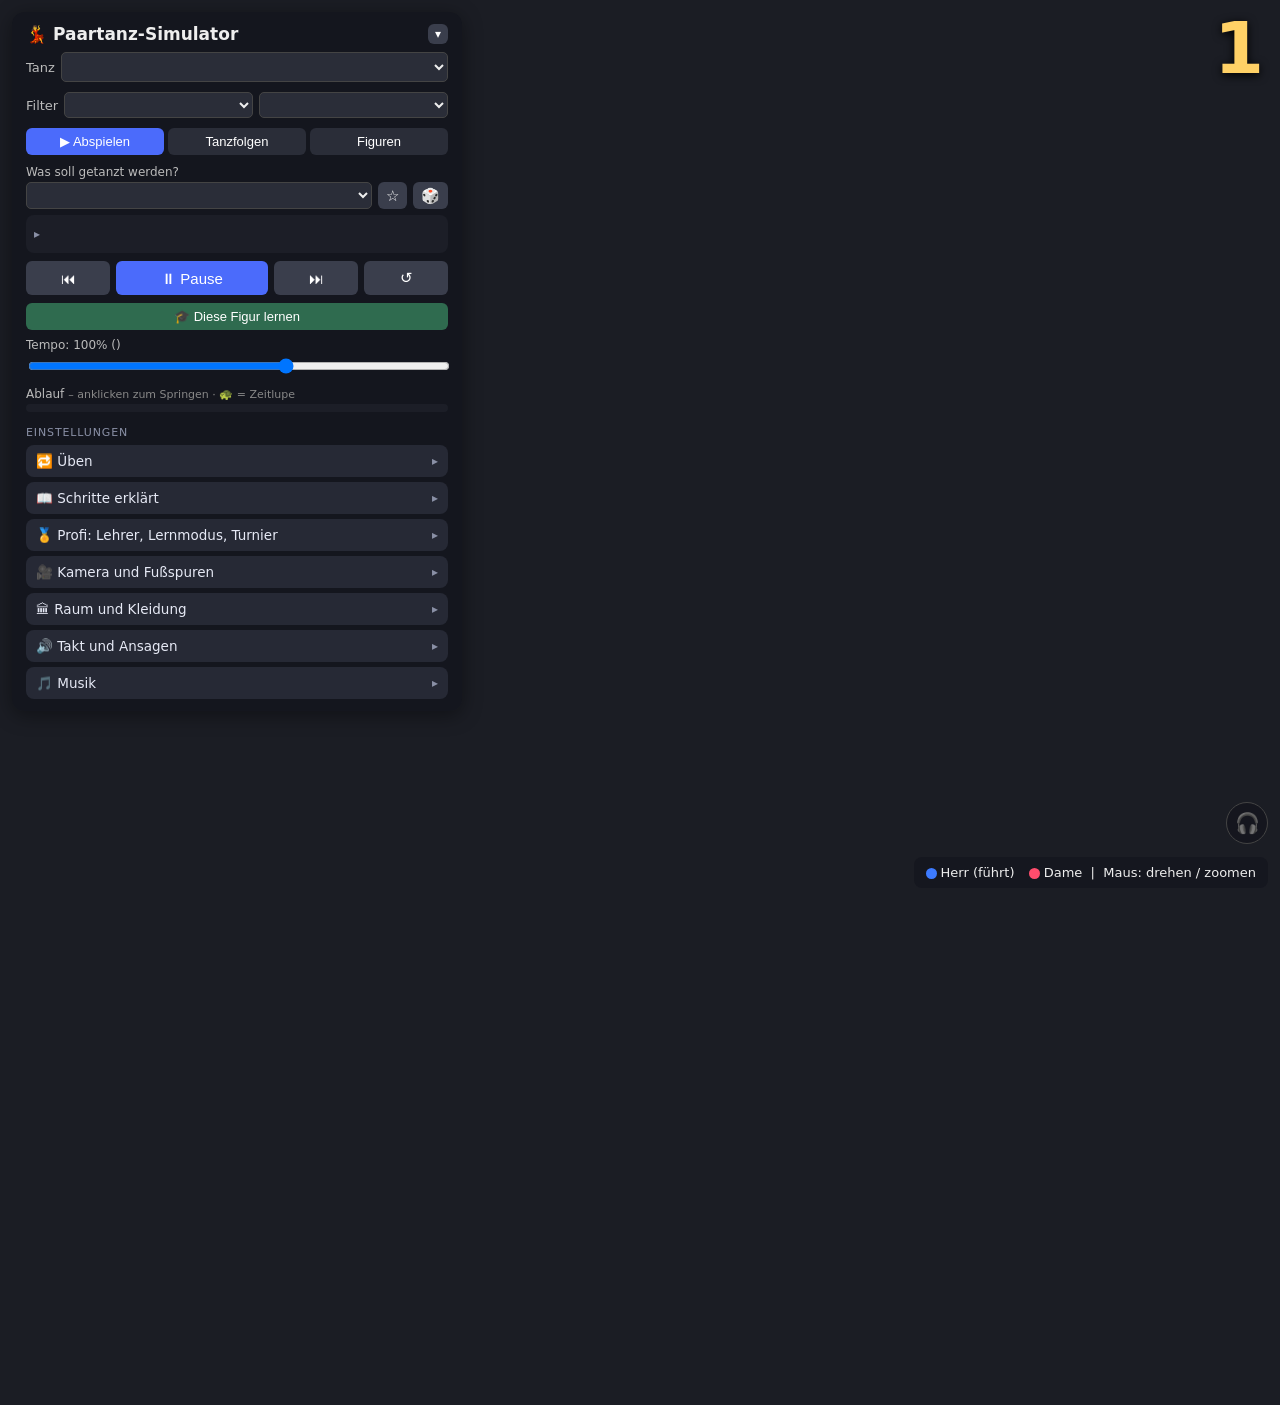
<file: index.html>
<!DOCTYPE html>
<html lang="de">
<head>
<meta charset="UTF-8">
<title>Paartanz-Simulator</title>
<meta http-equiv="refresh" content="0; url=tanzsimulator.html">
</head>
<body style="background:#1b1d24;color:#eee;font-family:system-ui,sans-serif">
<p>Weiter zum <a href="tanzsimulator.html" style="color:#9fb4ff">Paartanz-Simulator</a> …</p>
</body>
</html>
</file>
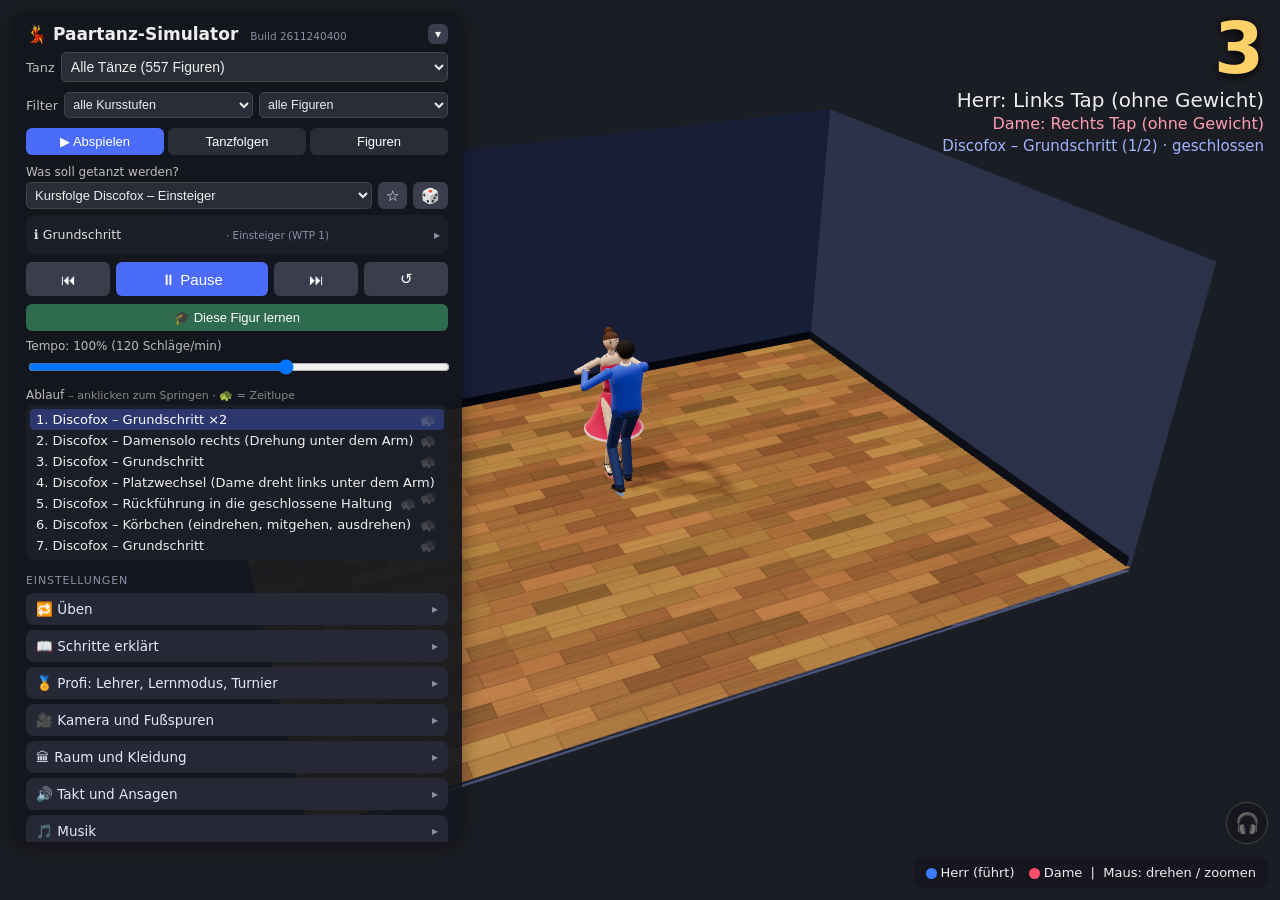
<file: tanzsimulator.html>
<!DOCTYPE html>
<html lang="de">
<head>
<meta charset="UTF-8">
<title>Paartanz-Simulator 3D – mit eigenen Tanzfolgen</title>
<meta name="viewport" content="width=device-width,initial-scale=1">
<link rel="manifest" href="manifest.webmanifest">
<meta name="theme-color" content="#1b1d24">
<link rel="icon" href="icon-192.png">
<link rel="apple-touch-icon" href="icon-192.png">
<link rel="stylesheet" href="tanzsimulator.css?v=2611240400">
</head>
<body>
<div id="ui">
  <h1><span>💃 Paartanz-Simulator <small id="build" title="Buildnummer: Datum und Uhrzeit dieser Version"></small></span> <button id="minBtn" class="mini sec" title="Menü ein- und ausklappen">▾</button></h1>
  <div class="row dance"><span>Tanz</span><select id="danceSel" title="Zeigt in allen Listen nur Figuren und Tanzfolgen dieses Tanzes"></select></div>
  <div class="row dance filt"><span>Filter</span><select id="stufeSel" title="Kursstufe: zeigt nur Figuren bis zu dieser Stufe (Orientierung an üblichen Tanzschulkursen)"></select><select id="artSel" title="Figurentyp oder Haltung, in der die Figur beginnt"></select></div>
  <div class="tabs">
    <button data-tab="play" class="on">▶ Abspielen</button>
    <button data-tab="seq">Tanzfolgen</button>
    <button data-tab="fig">Figuren</button>
  </div>

  <!-- ABSPIELEN -->
  <div class="panel on" id="p-play">
    <label>Was soll getanzt werden?</label>
    <div class="row" style="margin-top:0"><select id="source" style="flex:1;min-width:0"></select><button id="favBtn" class="mini sec" title="Als Favorit merken – Favoriten stehen in der Liste ganz oben">☆</button><button id="randBtn" class="mini sec" title="Zufallsfolge: stellt aus den Figuren dieses Tanzes (bis zur gewählten Stufe) eine gültige Folge zusammen – Einstellungen unter „Tanzfolgen“">🎲</button></div>
    <details id="figInfo" class="figinfo"><summary></summary><div></div></details>
    <div class="row transport">
      <button id="backbtn" class="sec" title="einen Schritt zurück">⏮</button>
      <button id="play" style="flex:2">⏸ Pause</button>
      <button id="stepbtn" class="sec" title="einen Schritt weiter">⏭</button>
      <button id="reset" class="sec" title="von vorn beginnen">↺</button>
    </div>
    <div class="row"><button id="learnBtn" title="Die aktuelle Figur in fünf Stufen lernen: erst Schritt für Schritt allein, dann langsam zu zweit, dann im Tempo">🎓 Diese Figur lernen</button></div>
    <label>Tempo: <span id="speedv">100</span>% (<span id="bpmv"></span>)</label>
    <input type="range" id="speed" min="20" max="150" value="100">
    <label>Ablauf <small>– anklicken zum Springen · 🐢 = Zeitlupe</small></label>
    <div class="seqlist" id="seqlist"></div>

    <div class="grp">Einstellungen</div>
    <details name="menu">
      <summary>🔁 Üben</summary>
      <div class="chk"><input type="checkbox" id="loopFig"><span>Aktuelle Figur wiederholen</span></div>
      <div class="chk"><input type="checkbox" id="trainer"><span>Tempo-Trainer: bei 60 % beginnen, jede Runde 10 % schneller</span></div>
      <div class="chk"><input type="checkbox" id="mirror"><span>Spiegelbild (zum Mittanzen vor dem Bildschirm)</span></div>
      <div class="chk"><input type="checkbox" id="tips" checked><span>Führungshinweise einblenden</span></div>
      <label>Wer ist zu sehen?</label>
      <select id="show" class="full"><option value="HD">Herr und Dame</option><option value="H">nur Herr (Dame durchsichtig)</option><option value="D">nur Dame (Herr durchsichtig)</option></select>
    </details>
    <details name="menu">
      <summary>📖 Schritte erklärt</summary>
      <div id="explain"></div>
      <div class="chk"><input type="checkbox" id="techOn"><span>Technikdaten einblenden (Fußtechnik, Heben, CBM, Sway, Ausrichtung)</span></div>
      <div id="techBox"></div>
      <div class="row"><button id="readH" class="sec">🔊 Herr vorlesen</button><button id="readD" class="sec">🔊 Dame vorlesen</button></div>
      <div class="row"><button id="printBtn" class="sec">🖨 Schrittplan zum Ausdrucken</button></div>
    </details>
    <details name="menu">
      <summary>🏅 Profi: Lehrer, Lernmodus, Turnier</summary>
      <div class="row"><button id="lehrerBtn" class="sec" title="Beschreibung, Technik, typische Fehler und Hinweise zur aktuellen Figur">👩‍🏫 Tanzlehrer-Ansicht</button><button id="profiBtn" class="sec" title="Stopp nach jedem Schritt, belasteter Fuß und nächster Schritt werden markiert">🎯 Profi-Lernmodus</button></div>
      <div class="chk"><input type="checkbox" id="turnierOn"><span>Turniermodus: Tanzrichtung, Ausrichtung, Ecken und Raumaufteilung</span></div>
      <div class="row"><button id="qualBtn" class="sec" title="Prüft Startfuß, Endfuß, Gewichtswechsel, Takt und Anschlussfähigkeit aller Figuren des gewählten Tanzes">🔍 Figuren-Qualitätsprüfung</button></div>
      <div id="qualOut" class="info"></div>
    </details>
    <details name="menu">
      <summary>🎥 Kamera und Fußspuren</summary>
      <label>Kamera</label>
      <select id="cam" class="full"><option value="frei">Übersicht (mit der Maus drehbar)</option><option value="folgen">folgt dem Paar</option><option value="oben">von oben</option><option value="herr">hinter dem Herrn</option><option value="dame">hinter der Dame</option><option value="ichH">aus den Augen des Herrn</option><option value="ichD">aus den Augen der Dame</option></select>
      <label>Schritte am Boden</label>
      <div class="row" style="margin-top:0">
        <select id="prints" style="flex:3"><option value="spur">Fußspur</option><option value="diagramm">Schrittdiagramm der Figur (nummeriert)</option><option value="aus">aus</option></select>
        <select id="printWho" style="flex:2"><option value="HD">Herr und Dame</option><option value="H">nur Herr</option><option value="D">nur Dame</option></select>
      </div>
    </details>
    <details name="menu">
      <summary>🏛 Raum und Kleidung</summary>
      <label>Raum</label>
      <select id="ambiente" class="full" title="Ballsaal: gedämpftes Licht, Scheinwerfer, Kronleuchter und Spiegelwand"><option value="schule">Übungsraum (hell)</option><option value="saal">Unsere Tanzschule (Saal)</option><option value="ball">Ballsaal (Scheinwerfer, Spiegelwand)</option></select>
      <div class="row" style="margin-top:0">
        <div style="flex:3"><label>Tanzfläche</label><select id="room" class="full"><option value="5x4">klein (5 × 4 m)</option><option value="8x6" selected>mittel (8 × 6 m)</option><option value="12x9">groß (12 × 9 m)</option></select></div>
        <div style="flex:2"><label>Paare</label><select id="pairsN" class="full" title="Weitere Paare tanzen dieselbe Folge an anderer Stelle"><option value="1">1 Paar</option><option value="2">2 Paare</option><option value="3">3 Paare</option></select></div>
      </div>
      <div class="chk"><input type="checkbox" id="wandOn" checked><span>An der Wand entlang in Tanzrichtung (Walzer, Tango, Slowfox, Quickstep, Foxtrott …)</span></div>
      <label>Start des Herrn</label>
      <select id="wandStart" class="full" title="Wo der Herr am Anfang hinschaut; das Paar beginnt an der langen Seite der Fläche"><option value="W">mit Blick zur Wand</option><option value="DW">diagonal zur Wand</option><option value="LOD">in Tanzrichtung</option></select>
      <label>Kleidung</label>
      <select id="outfit" class="full"><option value="auto">passend zum Tanz</option><option value="standard">Standard: Anzug und langes Ballkleid</option><option value="latein">Latein: Hemd und kurzes Kleid</option><option value="freizeit">Freizeit: Hemd, Jeans und Sommerkleid</option></select>
      <div class="row" style="align-items:center;font-size:12px;color:#bbb">
        <span>Herr</span><input type="color" id="colH" value="#2f5fd0" style="flex:1;height:26px;padding:1px">
        <span>Dame</span><input type="color" id="colD" value="#e8365a" style="flex:1;height:26px;padding:1px">
      </div>
      <div class="chk"><input type="checkbox" id="gloss" checked><span>Spiegelndes Parkett (nur bei Grafik „hoch“)</span></div>
      <label>Grafik <small id="gfxInfo"></small></label>
      <select id="gfx" class="full" title="Niedriger = flüssiger auf schwächeren Rechnern"><option value="auto">automatisch (passt sich dem Rechner an)</option><option value="hoch">hoch (Spiegelung, weiche Schatten)</option><option value="mittel">mittel (einfache Schatten)</option><option value="niedrig">niedrig (ohne Schatten, am schnellsten)</option></select>
    </details>
    <details name="menu">
      <summary>🔊 Takt und Ansagen</summary>
      <div class="chk"><input type="checkbox" id="tick" checked><span>Takt hörbar (Metronom, die „1“ betont)</span></div>
      <div class="chk"><input type="checkbox" id="groove"><span>Übungsmusik: Rhythmus passend zum Tanz</span></div>
      <div class="chk"><input type="checkbox" id="countIn"><span>Einzählen vor dem Start („fünf, sechs, sieben, acht“)</span></div>
      <div class="chk"><input type="checkbox" id="sayCount"><span>Zählzeiten mitsprechen (eins, zwei … / lang, schnell)</span></div>
      <div class="chk"><input type="checkbox" id="say"><span>Figuren ansagen (kurz vor dem Wechsel)</span></div>
    </details>
    <details name="menu">
      <summary>🎵 Musik</summary>
      <div class="row" style="margin-top:6px">
        <button id="musicBtn" class="sec">🎵 Musikdatei wählen</button>
        <button id="musicOff" class="mini del" title="Musik entfernen">✕</button>
        <input type="file" id="musicFile" accept="audio/*" style="display:none">
      </div>
      <div class="row">
        <input id="musicBpm" type="number" min="40" max="260" step="0.1" placeholder="Schläge/min der Musik" style="flex:1;min-width:0">
        <button id="tapBtn" class="sec" style="flex:1">Tempo tippen</button>
      </div>
      <div class="row"><button id="oneBtn" class="sec" title="Im richtigen Moment drücken: Der Tanz springt auf die nächste Eins, bei Musik wird der Schlag dorthin gelegt">Hier ist die „1“ (im Takt drücken)</button></div>
      <div id="musicFit"></div>
      <div class="info" id="musicInfo">Musikdatei wählen – das Paar tanzt dann im Tempo der Musik. Der Tempo-Regler macht Musik und Tanz gemeinsam langsamer oder schneller.</div>
      <div class="row"><button class="sec" onclick="document.getElementById('streamBtn').click()">🎧 Spotify-Player ein-/ausblenden</button></div>
    </details>
  </div>

  <!-- TANZFOLGEN -->
  <div class="panel" id="p-seq">
    <details class="help"><summary>ℹ So geht’s</summary><div class="info">Eine Tanzfolge ist eine Kette von Figuren, z.&nbsp;B. so, wie du sie in der Tanzschule gelernt hast. Jede Figur muss mit dem Fuß beginnen, der gerade frei ist: ⚠ zeigt, wo das nicht passt – auch in der Auswahlliste. Zum Umsortieren die Zeile am Griff ⠿ ziehen. „Link zum Teilen“ kopiert eine Adresse, die genau diese Tanzfolge enthält (mit deinen eigenen Figuren darin) – der Tanzpartner öffnet sie einfach im Browser. „Exportieren“ speichert alle eigenen Figuren und Tanzfolgen als Datei.</div></details>
    <details class="gen" name="gen">
      <summary>🎲 Folge automatisch erstellen</summary>
      <div class="row" style="margin-top:6px">
        <div style="flex:1"><label>Figuren</label><select id="genLen" class="full"><option>4</option><option>6</option><option selected>8</option><option>12</option><option>16</option></select></div>
        <div style="flex:2"><label>Kursstufe bis</label><select id="genStufe" class="full"></select></div>
      </div>
      <label>Beginnen mit</label><select id="genStart" class="full"></select>
      <label>Enden mit</label><select id="genEnde" class="full"></select>
      <div class="chk"><input type="checkbox" id="genZu" checked><span>Am Ende zurück in die Grundhaltung</span></div>
      <div class="chk"><input type="checkbox" id="genWdh"><span>Gleiche Figur direkt hintereinander erlauben</span></div>
      <div class="row"><button id="genBtn">🎲 Folge erstellen</button></div>
      <label>Oder fertig nach Medaillenstufe (mit Technik und Tanzrichtung)</label>
      <div class="row" style="margin-top:0"><button class="sec genSt" data-st="2">Bronze</button><button class="sec genSt" data-st="3">Silber</button><button class="sec genSt" data-st="4">Gold</button><button class="sec genSt" data-st="5">Goldstar</button></div>
      <div id="genOut" class="info"></div>
      <div class="info">Es werden nur Übergänge verwendet, bei denen Fuß und Haltung passen. Danach wird die ganze Folge durchgetanzt und auf falsche Füße und den Rand der Tanzfläche geprüft.</div>
    </details>
    <label>Gespeicherte Tanzfolgen</label>
    <div class="row" style="margin-top:0">
      <select id="seqSel" style="flex:3"></select>
      <button id="seqNew" class="mini sec">+ Neu</button>
      <button id="seqDel" class="mini del">🗑</button>
    </div>
    <hr>
    <label>Name</label><input id="seqName" class="full">
    <label>Grundtempo (Schläge pro Minute)</label><input id="seqBpm" type="number" min="30" max="220" class="full">
    <label>Figuren in Reihenfolge (× = Wiederholungen)</label>
    <div id="seqItems"></div>
    <div class="row"><button id="seqAdd" class="sec">+ Figur anhängen</button></div>
    <div class="row">
      <button id="seqPlay">▶ Ausprobieren</button>
      <button id="seqSave">💾 Speichern</button>
    </div>
    <hr>
    <div class="row">
      <button id="shareBtn" class="sec">🔗 Link zum Teilen</button>
      <button id="exportBtn" class="sec">⬇ Exportieren</button>
      <button id="importBtn" class="sec">⬆ Importieren</button>
      <input type="file" id="importFile" accept=".json" style="display:none">
    </div>
  </div>

  <!-- FIGUREN -->
  <div class="panel" id="p-fig">
    <details class="help"><summary>ℹ So geht’s</summary><div class="info">Hier legst du eigene Figuren Schritt für Schritt an. Ohne eigene Schritte tanzt die Dame gegengleich und wird geführt; für Solodrehungen, Platzwechsel usw. bekommt sie eigene Schritte. Vorgegebene Figuren kannst du als Kopie bearbeiten.</div></details>
    <label>Figur</label>
    <div class="row" style="margin-top:0">
      <select id="figSel" style="flex:3"></select>
      <button id="figNew" class="mini sec">+ Neu</button>
      <button id="figDel" class="mini del">🗑</button>
    </div>
    <hr>
    <label>Name</label><input id="figName" class="full">
    <div class="row" style="margin-top:0">
      <div style="flex:2"><label>Tanz</label><input id="figDance" class="full"></div>
      <div style="flex:1"><label>Tempo</label><input id="figBpm" type="number" min="30" max="220" class="full"></div>
    </div>
    <div class="row"><button id="guiBtn">🖊 Grafischer Editor (Schritte mit der Maus setzen)</button></div>
    <div class="chk"><input type="checkbox" id="figOwn"><span>Dame tanzt eigene Schritte (sonst gegengleich)</span></div>
    <div class="tabs" id="whoTabs" style="margin:8px 0 0"><button data-who="H" class="on">Schritte Herr</button><button data-who="D">Schritte Dame</button></div>
    <table id="figTable">
      <thead><tr><th>Fuß</th><th>Richtung</th><th>cm</th><th>Dreh°</th><th>Schl.</th><th>Zähl.</th><th class="hc">Haltung</th><th></th></tr></thead>
      <tbody id="figSteps"></tbody>
    </table>
    <div class="row"><button id="figAddStep" class="sec">+ Schritt</button></div>
    <div class="info" id="figSum"></div>
    <div class="info" id="figQual"></div>
    <details class="help"><summary>ℹ Was bedeuten die Spalten?</summary><div class="info">
      <b>cm</b> = Schrittlänge · <b>Dreh°</b> = Drehung dieses Tänzers (+ links, − rechts). Die Richtung gilt aus dem Blick <i>vor</i> der Drehung, gedreht wird auf dem gesetzten Fuß (2 × „vor“ mit −180° = ganze Rechtsdrehung). · <b>Schl.</b> = Dauer in Schlägen (0,5 = „&amp;“) · <b>Zähl.</b> = Anzeige (1, 2, 3, Q, S, &amp; …).<br>
      <b>Haltung</b> gilt ab diesem Schritt: geschlossen, Promenade, beide Hände, eine Hand, Arm hoch (für Drehungen unter dem Arm), ohne Fassung.<br>
      „Seitlich über Kreuz“ = der Fuß kreuzt vor bzw. hinter dem Standbein zur anderen Seite (New Yorker, Promenade, Hand to Hand). „Platz“ = Gewicht auf diesen Fuß, ohne ihn zu bewegen. „Tap“ = antippen ohne Gewicht – der nächste Schritt kommt mit demselben Fuß. „Pause“ = stehen bleiben.<br>
      Der <b>Tanz</b>-Name bestimmt den Bewegungsstil: Walzer/Foxtrott mit Heben und Senken, Tango flach und tief, Cha-Cha/Rumba/Salsa mit Hüfte, Jive/Samba federnd.
    </div></details>
    <div class="row">
      <button id="figPlay">▶ Ausprobieren</button>
      <button id="figSave">💾 Speichern</button>
    </div>
  </div>
</div>

<!-- Grafischer Figuren-Editor (Vollbild) -->
<div id="gui">
  <div class="gbar">
    <b>🖊 Figuren-Editor</b><span id="guiName"></span><span class="gsp"></span>
    <label class="chk"><input type="checkbox" id="guiOwn"><span>Dame tanzt eigene Schritte</span></label>
    <div class="tabs"><button id="guiH" class="on">Schritte Herr</button><button id="guiD">Schritte Dame</button></div>
    <button id="guiPlay">▶ Ausprobieren</button><button id="guiSave">💾 Speichern</button><button id="guiClose" class="sec">✕ Schließen</button>
  </div>
  <div class="gmain"><canvas id="plan"></canvas><div id="guiSide"></div></div>
</div>

<!-- Lernmodus -->
<div id="learn" hidden>
  <div class="lhead"><b id="learnTitle"></b><button id="learnEnd" class="mini sec" title="Lernmodus beenden">✕</button></div>
  <div class="ldots" id="learnDots"></div>
  <div id="learnText"></div>
  <div id="learnStep"></div>
  <div class="row"><span class="lrole">Ich tanze:</span><button id="learnH" class="sec">Herr</button><button id="learnD" class="sec">Dame</button></div>
  <div class="row"><button id="learnBack" class="sec">◀ Stufe zurück</button><button id="learnNextStep">Nächster Schritt ⏭</button><button id="learnNext">Stufe weiter ▶</button></div>
</div>

<!-- Tanzlehrer-Ansicht -->
<div id="lehrer" hidden>
  <div class="lhead"><b id="lehrerTitel"></b><button id="lehrerZu" class="mini sec" title="Schließen">✕</button></div>
  <div id="lehrerInhalt"></div>
  <div class="row"><button id="lehrerUnterricht">▶ Unterrichtsmodus starten</button></div>
</div>
<!-- Profi-Lernmodus -->
<div id="profi" hidden>
  <div class="lhead"><b id="proTitel"></b><button id="proZu" class="mini sec" title="Beenden">✕</button></div>
  <div id="proSchritt"></div>
  <div id="proInfo"></div>
  <div class="row"><span class="lrole">Ich tanze:</span><button id="proH" class="sec">Herr</button><button id="proD" class="sec">Dame</button>
    <select id="proAuto" title="Automatisch weiter nach dieser Pause"><option value="0">von Hand weiter</option><option value="2">nach 2 s weiter</option><option value="4">nach 4 s weiter</option></select></div>
  <div class="row"><button id="proZurueck" class="sec">⏮ Schritt zurück</button><button id="proWeiter" style="flex:2">Nächster Schritt ⏭</button></div>
</div>
<div id="hud"><div id="count">1</div><div id="stepname"></div><div id="damename"></div><div id="figname"></div><div id="tip"></div><div id="turnierInfo" hidden></div></div>
<button id="streamBtn" title="Player für Spotify und Apple Music ein- oder ausblenden">🎧</button>
<div id="streamBox" class="off">
  <div class="shead"><b>Musik: Spotify</b><button id="streamHide" class="mini" title="Ausblenden – die Musik läuft weiter">▾</button></div>
  <div id="spSetup">
    <div class="info">Einmalig einrichten: auf developer.spotify.com eine App anlegen, dort als „Redirect URI“ diese Adresse eintragen:<br><b id="spRedir"></b><br>und die „Client ID“ der App hier einfügen.</div>
    <div class="row"><input id="spClient" type="text" placeholder="Client ID (32 Zeichen)" style="flex:1;min-width:0"><button id="spSave" class="sec" style="flex:0 0 auto">Speichern</button></div>
  </div>
  <div id="spLogin"><div class="row" style="margin-top:0"><button id="spLoginBtn">Mit Spotify anmelden (Premium)</button><button id="spChange" class="mini del" title="Andere Client ID eintragen">✕</button></div></div>
  <div id="spMain">
    <div class="row" style="margin-top:0"><input id="spQ" type="text" placeholder="Lied, Künstler oder Playlist" style="flex:1;min-width:0"><button id="spGo" class="sec" style="flex:0 0 auto">Suchen</button></div>
    <div class="row"><button id="spMine" class="sec">Meine Playlists</button><button id="spOut" class="sec" style="flex:0 0 auto">Abmelden</button></div>
    <div id="spList"></div>
    <div id="spNow"></div>
    <div class="row"><button id="spPrev" class="sec" style="flex:0 0 auto">⏮</button><button id="spPP">▶</button><button id="spNext" class="sec" style="flex:0 0 auto">⏭</button><input id="spVol" type="range" min="0" max="100" value="80" title="Lautstärke" style="flex:1;min-width:0"></div>
  </div>
  <div class="info" id="spInfo"></div>
  <div class="row"><button id="streamTap" class="sec" style="flex:0 0 auto">Tempo tippen</button><span id="streamBpm"></span></div>
  <details>
    <summary>Mit Link abspielen (Spotify / Apple Music)</summary>
    <div class="row"><input id="streamLink" type="text" placeholder="Link einfügen" style="flex:1;min-width:0"><button id="streamGo" class="sec" style="flex:0 0 auto">Laden</button><button id="streamClear" class="mini del" title="Player leeren">✕</button></div>
    <div id="streamFrame"></div>
    <div class="info" id="streamInfo"></div>
  </details>
</div>
<div id="legend"><span class="dot" style="background:#3d7bff;margin-left:0"></span>Herr (führt)
  <span class="dot" style="background:#ff4d6d"></span>Dame &nbsp;|&nbsp; Maus: drehen / zoomen</div>

<!-- Figuren-Bibliothek und Schritt-Engine (normale Skripte, damit die Seite auch direkt von der Festplatte läuft) -->
<script src="js/basis.js?v=2611240400"></script>
<script src="figuren/standard.js?v=2611240400"></script>
<script src="figuren/latein.js?v=2611240400"></script>
<script src="figuren/gesellschaft.js?v=2611240400"></script>
<script src="figuren/karibik.js?v=2611240400"></script>
<script src="figuren/weitere.js?v=2611240400"></script>
<script src="figuren/mehr.js?v=2611240400"></script>
<script src="figuren/wtp.js?v=2611240400"></script>
<script src="figuren/neu.js?v=2611240400"></script>
<script src="figuren/kurs.js?v=2611240400"></script>
<script src="figuren/profi.js?v=2611240400"></script>
<script src="figuren/belegt.js?v=2611240400"></script>
<script src="figuren/folgen.js?v=2611240400"></script>
<script src="figuren/info.js?v=2611240400"></script>
<script src="figuren/lehrplan.js?v=2611240400"></script>
<script src="figuren/quellen.js?v=2611240400"></script>
<script src="figuren/arme.js?v=2611240400"></script>
<script src="figuren/syllabus.js?v=2611240400"></script>
<script src="js/speicher.js?v=2611240400"></script>
<script src="js/engine.js?v=2611240400"></script>
<script src="js/figurdaten.js?v=2611240400"></script>
<script src="js/technik.js?v=2611240400"></script>
<script src="lib/three.js?v=2611240400"></script>
<script src="lib/OrbitControls.js?v=2611240400"></script>
<script src="lib/Reflector.js?v=2611240400"></script>
<script src="js/szene.js?v=2611240400"></script>
<script src="js/app.js?v=2611240400"></script>
<script src="js/lernen.js?v=2611240400"></script>
<script src="js/profi.js?v=2611240400"></script>
<script src="js/stream.js?v=2611240400"></script>
<script src="js/editor.js?v=2611240400"></script>
</body>
</html>
</file>
<file: tanzsimulator.css>
html,body{margin:0;height:100%;overflow:hidden;font-family:system-ui,sans-serif;background:#1b1d24;color:#eee}
#ui{position:absolute;top:12px;left:12px;background:rgba(20,22,30,.92);padding:12px 14px;border-radius:12px;width:450px;max-width:calc(100vw - 24px);box-sizing:border-box;max-height:calc(100% - 70px);overflow-y:auto;box-shadow:0 4px 20px #0006}
#ui h1{font-size:17px;margin:0 0 8px}
.tabs{display:flex;gap:4px;margin-bottom:10px}
.tabs button{background:#2a2d38}
.tabs button.on{background:#4b6bfb}
label{display:block;font-size:12px;margin:8px 0 3px;color:#bbb}
select,input{box-sizing:border-box;padding:4px;border-radius:5px;background:#2a2d38;color:#eee;border:1px solid #444;font-size:13px}
.full{width:100%}
input[type=range]{width:100%;padding:0}
.row{display:flex;gap:6px;margin-top:8px}
button{flex:1;padding:6px 8px;border:0;border-radius:6px;background:#4b6bfb;color:#fff;cursor:pointer;font-size:13px}
button:hover{filter:brightness(1.15)}
button.sec{background:#3a3e4c} button.del{background:#a33}
button.mini{flex:0;padding:3px 7px;font-size:12px}
.chk{display:flex;align-items:center;gap:6px;font-size:13px;margin-top:6px;color:#ccc}
.info{font-size:12px;color:#aaa;margin-top:8px;line-height:1.4}
table{width:100%;border-collapse:collapse;font-size:12px;margin-top:6px}
th{color:#999;font-weight:normal;text-align:left;padding:2px}
td{padding:2px}
td input,td select{width:100%;padding:3px}
.seqlist div{padding:3px 6px;border-radius:4px;font-size:13px}
.seqlist div.cur{background:#4b6bfb55;color:#fff}
.item{display:flex;gap:4px;align-items:center;margin-top:4px}
.item select{flex:1}
.panel{display:none} .panel.on{display:block}
.noHold .hc{display:none}
.tabs button:disabled{opacity:.4;cursor:default}
hr{border:0;border-top:1px solid #333;margin:10px 0}
#hud{position:absolute;top:12px;right:16px;text-align:right;pointer-events:none}
#count{font-size:72px;font-weight:700;line-height:1;color:#ffd166;text-shadow:0 2px 10px #000}
#stepname{font-size:20px;margin-top:4px}
#damename{font-size:16px;margin-top:2px;color:#ff9db0}
#figname{font-size:15px;color:#9fb4ff;margin-top:4px}
#legend{position:absolute;bottom:12px;right:12px;font-size:13px;background:rgba(20,22,30,.8);padding:8px 12px;border-radius:8px}
.dot{display:inline-block;width:11px;height:11px;border-radius:50%;margin:0 4px 0 10px;vertical-align:middle}

.dance{margin:0 0 10px;align-items:center}
.dance span{font-size:13px;color:#bbb}
.dance select{flex:1;font-size:14px;padding:5px}

#ui h1{display:flex;justify-content:space-between;align-items:center}
#ui.min>:not(h1){display:none}
/* Aufklappbereiche als Karten, immer nur einer offen */
details{margin-top:5px;background:#262935;border-radius:8px;padding:0 10px}
details[open]{padding-bottom:10px;background:#2b2f3d}
summary{cursor:pointer;font-size:13.5px;color:#e6e9f5;user-select:none;padding:8px 0;list-style:none;display:flex;justify-content:space-between;align-items:center}
summary::-webkit-details-marker{display:none}
summary::after{content:'▸';color:#8a90a6;font-size:12px} details[open]>summary::after{content:'▾'}
summary:hover{color:#fff}
details.help{background:none;padding:0;margin:0 0 4px} details.help summary{color:#9fb4ff;font-size:12.5px;padding:2px 0;justify-content:flex-start;gap:6px} details.help .info{margin-top:4px}
.grp{font-size:11px;letter-spacing:.08em;text-transform:uppercase;color:#8a90a6;margin:14px 0 6px}
.seqlist{max-height:26vh;overflow-y:auto;background:#1c1e27;border-radius:8px;padding:4px}
label small{color:#888;font-size:11px}
.transport button{padding:8px;font-size:15px}
.seqlist div{cursor:pointer}
.seqlist div:hover{background:#ffffff14}
.item .grip{cursor:grab;color:#888;width:22px;font-size:12px;white-space:nowrap}
.item.over{outline:1px dashed #4b6bfb}
.item .bad{color:#ffb347;font-size:12px}
.item select{min-width:0}
/* Handy und schmale Fenster: Menü als Leiste unten */
@media (max-width:700px){
  #ui{left:0;right:0;top:auto;bottom:0;width:auto;max-width:none;max-height:48vh;border-radius:12px 12px 0 0}
  #count{font-size:44px} #stepname{font-size:15px} #damename{font-size:13px} #figname{font-size:12px}
  #legend{display:none} #hud{top:6px;right:8px}
}

#tip{font-size:15px;margin-top:6px;color:#ffe29a;max-width:46vw;margin-left:auto;text-shadow:0 1px 6px #000}
/* Grafischer Figuren-Editor */
#gui{position:fixed;inset:0;z-index:20;background:#15171ef5;display:none;flex-direction:column}
#gui.on{display:flex}
.gbar{display:flex;flex-wrap:wrap;gap:8px;align-items:center;padding:10px 14px;background:#1d2029;border-bottom:1px solid #333}
.gbar button{flex:0 0 auto} .gbar .tabs{margin:0} .gbar .chk{margin:0}
.gbar .gsp{flex:1} #guiName{color:#9fb4ff;font-size:14px}
.gmain{flex:1;display:flex;min-height:0}
#plan{flex:1;min-width:0;height:100%;touch-action:none;cursor:grab;background:#12141b}
#guiSide{width:340px;box-sizing:border-box;padding:10px 12px;overflow-y:auto;border-left:1px solid #333;background:#1a1c24}
.glist div{padding:4px 6px;border-radius:4px;font-size:13px;cursor:pointer}
.glist div:hover{background:#ffffff14} .glist div.cur{background:#4b6bfb55}
.glist span{color:#999;font-size:12px}
.gprop{margin-top:10px;border-top:1px solid #333}
@media (max-width:800px){ .gmain{flex-direction:column} #guiSide{width:auto;max-height:45%;border-left:0;border-top:1px solid #333} }

.turtle{float:right;opacity:.28;filter:grayscale(1);padding:0 2px}
.turtle.on{opacity:1;filter:none}
#explain{font-size:12px;line-height:1.5;color:#ccc;margin-top:4px}
#explain .ex{display:grid;grid-template-columns:22px 1fr 1fr;gap:2px 6px;padding:2px 0;border-bottom:1px solid #ffffff12}
#explain .ex b{color:#ffd166} #explain .h{color:#9db8ff} #explain .d{color:#ff9db0} #explain .tp{grid-column:2/4;color:#aaa;font-style:italic}

#musicFit{font-size:12px;color:#bbb;margin-top:8px} #musicFit button{flex:none;display:inline-block;margin:3px 4px 0 0;padding:3px 8px;font-size:12px;background:#2f6b4f}

/* Player für Spotify / Apple Music */
#streamBtn{position:absolute;right:12px;bottom:56px;width:42px;height:42px;border-radius:50%;font-size:20px;padding:0;background:rgba(20,22,30,.85);border:1px solid #444;cursor:pointer}
#streamBtn.on{background:#4c6fff;border-color:#4c6fff}
#streamBox{position:absolute;right:12px;bottom:106px;width:340px;max-width:calc(100vw - 24px);max-height:calc(100vh - 130px);overflow:auto;background:rgba(20,22,30,.94);border-radius:12px;padding:10px 12px;box-shadow:0 6px 24px #000a}
#streamBox.off{right:auto;left:-9999px}
#streamBox .shead{display:flex;justify-content:space-between;align-items:center;margin-bottom:6px;font-size:14px}
#streamFrame iframe{width:100%;border:0;border-radius:10px;margin-top:8px;display:block}
#streamBpm{font-size:13px;color:#ffd166;align-self:center}
@media (max-width:700px){ #streamBtn{top:6px;left:8px;right:auto;bottom:auto} #streamBox{top:54px;left:8px;right:8px;bottom:auto;width:auto;max-height:44vh} #streamBox.off{left:-9999px;right:auto} }
#streamBox [hidden]{display:none!important}
#spRedir{color:#ffd166;word-break:break-all;user-select:all}
#spList{max-height:190px;overflow:auto;margin-top:6px}
.spi{font-size:13px;padding:5px 6px;border-radius:6px;cursor:pointer;white-space:nowrap;overflow:hidden;text-overflow:ellipsis}
.spi:hover{background:#2c3350} .spi span{color:#888;font-size:11px}
#spNow{display:flex;gap:8px;align-items:center;font-size:13px;margin-top:8px} #spNow img{width:44px;height:44px;border-radius:6px}
#spInfo:empty{display:none}
#ui,.seqlist,#streamBox,#guiSide,#spList{scrollbar-width:thin;scrollbar-color:#4a4f63 transparent}
#build{font-size:10.5px;font-weight:normal;color:#8a90a6;margin-left:6px;white-space:nowrap}
/* Favoriten-Stern, Lernmodus */
#favBtn,#randBtn{font-size:15px;padding:3px 8px} #favBtn.on{color:#ffd166}
#learnBtn{background:#2f6b4f}
#learn{position:absolute;left:50%;bottom:14px;transform:translateX(-50%);width:440px;max-width:calc(100vw - 24px);box-sizing:border-box;background:rgba(20,22,30,.95);border:1px solid #2f6b4f;border-radius:12px;padding:10px 14px;box-shadow:0 6px 24px #000a;z-index:5;font-size:13px;line-height:1.45}
#learn[hidden]{display:none}
#learn .lhead{display:flex;justify-content:space-between;align-items:center;gap:8px;font-size:14px}
.ldots{display:flex;gap:6px;margin:8px 0}
.ldots span{flex:1;text-align:center;font-size:11px;padding:2px 0;border-radius:6px;background:#2a2d38;color:#888}
.ldots span.done{background:#2f6b4f;color:#cfe} .ldots span.on{background:#4b6bfb;color:#fff;font-weight:700}
#learnStep{font-size:17px;color:#ffd166;margin-top:6px} #learnStep[hidden],#learnNextStep[hidden]{display:none}
#learn .lrole{align-self:center;color:#bbb;font-size:12px} #learn button.on{background:#4b6bfb} #learn button:disabled{opacity:.4;cursor:default}
@media (min-width:701px) and (max-width:1250px){ #learn{left:auto;right:12px;transform:none;bottom:60px;width:380px} }
@media (max-width:700px){ #learn{top:6px;bottom:auto;font-size:12px;padding:8px 10px} }
/* Filter, Karte „Zur Figur“, Folgen-Generator */
.filt select{font-size:12.5px;padding:4px;min-width:0}
.figinfo{margin-top:6px;background:#1c1e27;border-radius:8px;padding:4px 8px;font-size:12px;color:#ccc}
.figinfo summary{cursor:pointer;font-size:12.5px;color:#ddd}
.figinfo summary small{color:#8a90a6}
.figinfo>div div{margin-top:3px;line-height:1.35}
.figinfo .txt{color:#aaa}
.figinfo .stars{color:#f5c542;letter-spacing:1px}
details.gen{background:#1c1e27;border-radius:8px;padding:6px 8px;margin-bottom:8px}
details.gen summary{cursor:pointer;font-size:13px}
#genOut .err{color:#ff8a8a} #genOut .warn{color:#f5c542;margin-top:4px}
#genOut details{margin-top:4px} #genOut summary{cursor:pointer}
/* Technikdaten, Tanzlehrer, Profi-Lernmodus, Turniermodus */
table.tech{font-size:10.5px;margin-top:2px} table.tech th,table.tech td{padding:1px 3px;border-bottom:1px solid #2c2f3a;white-space:nowrap}
.tcap{font-size:12px;color:#ddd;margin-top:8px} #techBox{overflow-x:auto}
#lehrer{position:absolute;top:12px;right:12px;width:430px;max-width:calc(100vw - 24px);max-height:calc(100% - 90px);overflow-y:auto;box-sizing:border-box;background:rgba(20,22,30,.97);border:1px solid #4b6bfb;border-radius:12px;padding:10px 14px;z-index:6;font-size:13px;line-height:1.4}
#lehrer[hidden],#profi[hidden],#turnierInfo[hidden]{display:none}
#lehrer .lhead,#profi .lhead{display:flex;justify-content:space-between;align-items:center;gap:8px;font-size:14px}
#lehrer h4{margin:10px 0 2px;font-size:13px;color:#ffd166} #lehrer p{margin:2px 0} #lehrer ul{margin:2px 0;padding-left:18px}
#profi{position:absolute;left:50%;bottom:14px;transform:translateX(-50%);width:460px;max-width:calc(100vw - 24px);box-sizing:border-box;background:rgba(20,22,30,.95);border:1px solid #ffd166;border-radius:12px;padding:10px 14px;z-index:5;font-size:13px;line-height:1.4}
#proSchritt{font-size:18px;color:#ffd166;margin-top:4px} #proInfo{color:#ccc;margin-top:2px;min-height:36px}
#profi button.on{background:#4b6bfb} #profi .lrole{align-self:center;color:#bbb;font-size:12px} #proAuto{flex:1;min-width:0}
#turnierInfo{font-size:13px;margin-top:6px;color:#bfe3ff;max-width:46vw;margin-left:auto;text-shadow:0 1px 6px #000}
.qz{margin-top:6px} .qf{color:#ff8a8a} .qw{color:#f5c542}
@media (min-width:701px) and (max-width:1250px){ #profi{left:auto;right:12px;transform:none;bottom:60px;width:400px} }
.loopinfo{margin-top:6px} .loopbad{color:#f5c542;font-size:12px;padding:3px 6px}
</file>
